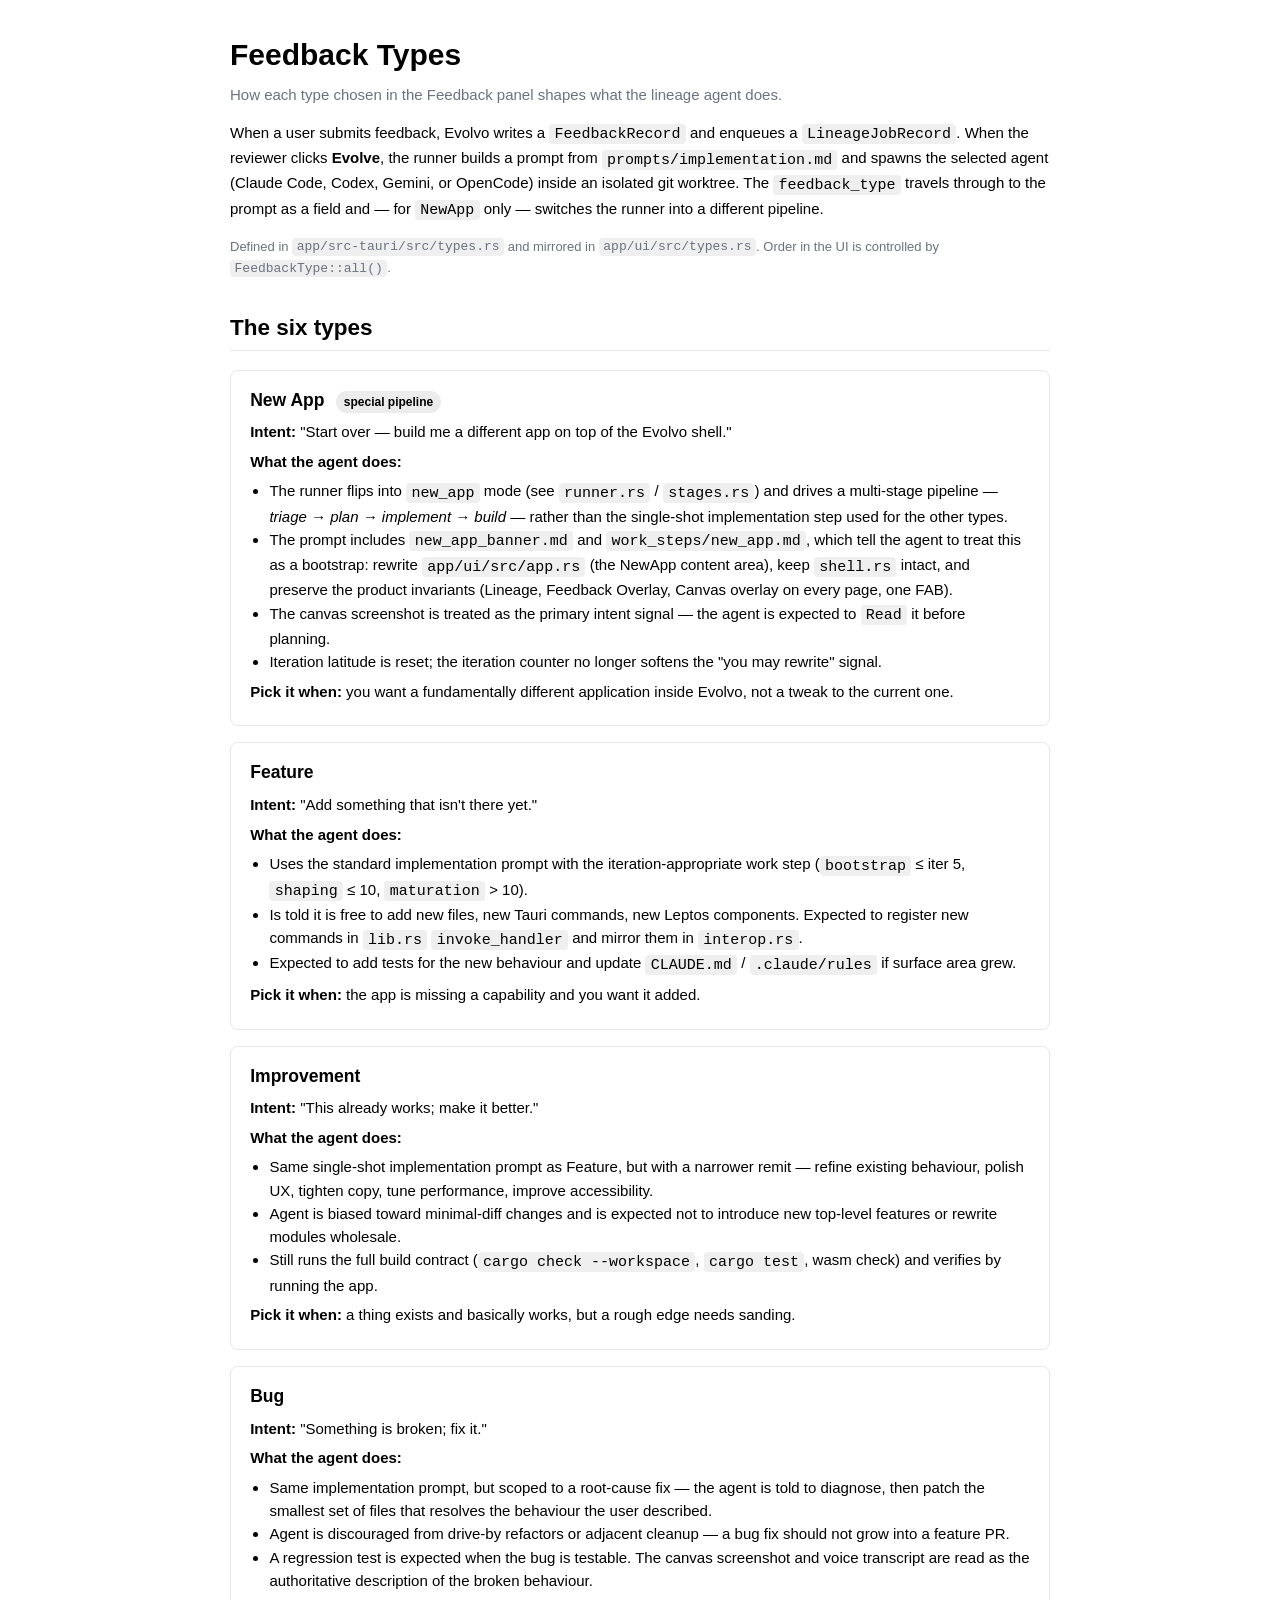
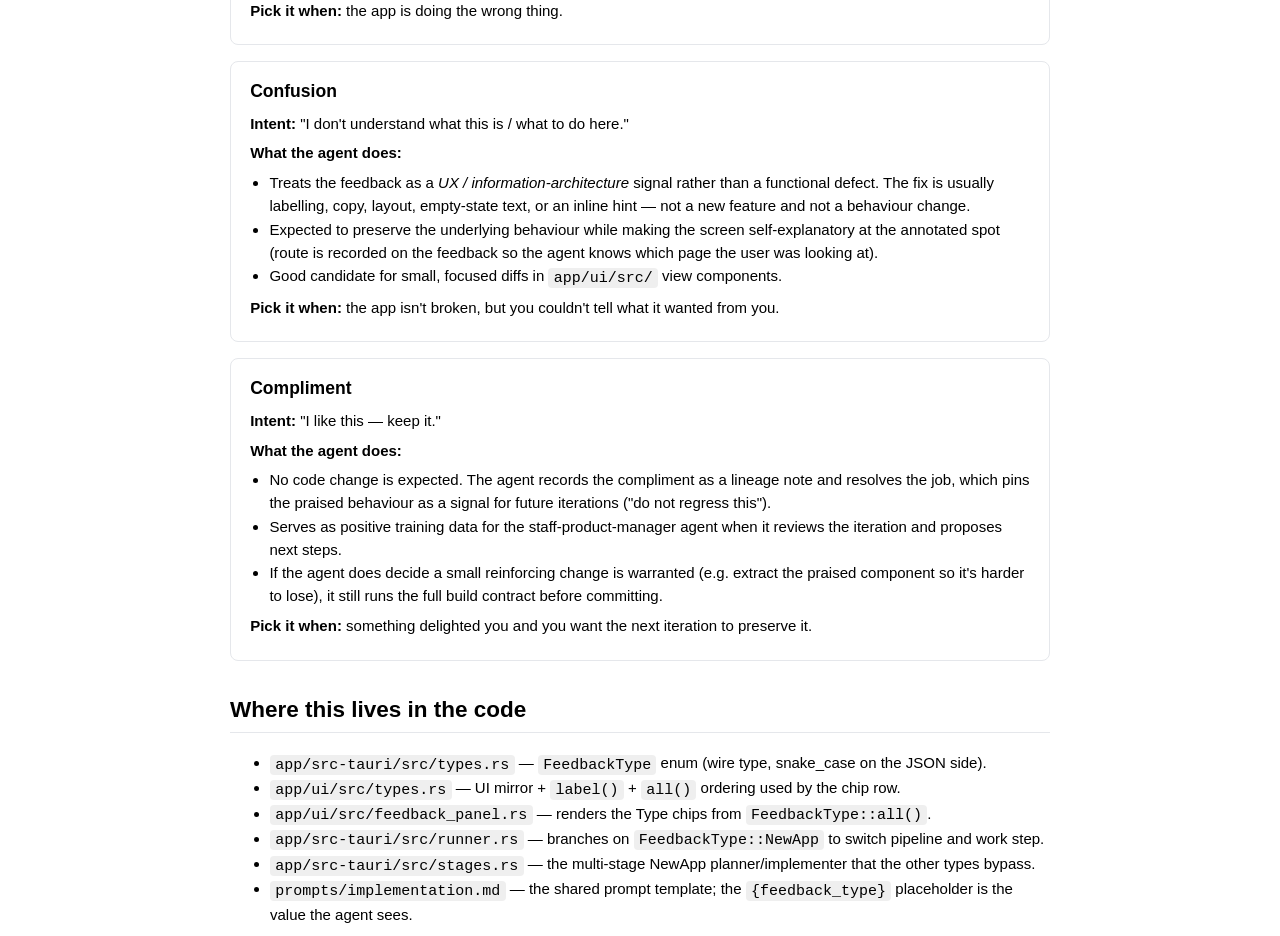
<file: docs/feedback-types.html>
<!doctype html>
<html lang="en">
<head>
<meta charset="utf-8">
<title>Evolvo — Feedback Types and how the agent uses them</title>
<style>
  :root { color-scheme: light dark; }
  body { font: 15px/1.55 -apple-system, BlinkMacSystemFont, "Segoe UI", sans-serif;
         max-width: 820px; margin: 2rem auto; padding: 0 1.25rem; }
  h1 { margin-bottom: .25rem; }
  .sub { color: #6b7280; margin-top: 0; }
  h2 { margin-top: 2rem; border-bottom: 1px solid #e5e7eb; padding-bottom: .25rem; }
  code, pre { font-family: ui-monospace, SFMono-Regular, Menlo, monospace; }
  code { background: rgba(127,127,127,.12); padding: .1em .35em; border-radius: 4px; }
  pre { background: rgba(127,127,127,.08); padding: .75rem 1rem; border-radius: 6px; overflow-x: auto; }
  .types { display: grid; grid-template-columns: 1fr; gap: 1rem; }
  .card { border: 1px solid #e5e7eb; border-radius: 8px; padding: 1rem 1.2rem; }
  .card h3 { margin: 0 0 .35rem; }
  .card .chip { display: inline-block; font-size: 12px; padding: .1rem .5rem;
                border-radius: 999px; background: rgba(127,127,127,.15); margin-left: .4rem; }
  .card p { margin: .4rem 0; }
  .card ul { margin: .3rem 0 .3rem 1.2rem; padding: 0; }
  .meta { color: #6b7280; font-size: 13px; }
</style>
</head>
<body>

<h1>Feedback Types</h1>
<p class="sub">How each type chosen in the Feedback panel shapes what the lineage agent does.</p>

<p>When a user submits feedback, Evolvo writes a <code>FeedbackRecord</code> and enqueues a
<code>LineageJobRecord</code>. When the reviewer clicks <strong>Evolve</strong>, the runner
builds a prompt from <code>prompts/implementation.md</code> and spawns the selected agent
(Claude Code, Codex, Gemini, or OpenCode) inside an isolated git worktree. The
<code>feedback_type</code> travels through to the prompt as a field and — for
<code>NewApp</code> only — switches the runner into a different pipeline.</p>

<p class="meta">Defined in <code>app/src-tauri/src/types.rs</code> and mirrored in
<code>app/ui/src/types.rs</code>. Order in the UI is controlled by
<code>FeedbackType::all()</code>.</p>

<h2>The six types</h2>
<div class="types">

  <div class="card">
    <h3>New App <span class="chip">special pipeline</span></h3>
    <p><strong>Intent:</strong> "Start over — build me a different app on top of the Evolvo shell."</p>
    <p><strong>What the agent does:</strong></p>
    <ul>
      <li>The runner flips into <code>new_app</code> mode (see
          <code>runner.rs</code> / <code>stages.rs</code>) and drives a multi-stage
          pipeline — <em>triage → plan → implement → build</em> — rather than the
          single-shot implementation step used for the other types.</li>
      <li>The prompt includes <code>new_app_banner.md</code> and
          <code>work_steps/new_app.md</code>, which tell the agent to treat this as a
          bootstrap: rewrite <code>app/ui/src/app.rs</code> (the NewApp content area),
          keep <code>shell.rs</code> intact, and preserve the product invariants
          (Lineage, Feedback Overlay, Canvas overlay on every page, one FAB).</li>
      <li>The canvas screenshot is treated as the primary intent signal — the agent
          is expected to <code>Read</code> it before planning.</li>
      <li>Iteration latitude is reset; the iteration counter no longer softens the
          "you may rewrite" signal.</li>
    </ul>
    <p><strong>Pick it when:</strong> you want a fundamentally different application
    inside Evolvo, not a tweak to the current one.</p>
  </div>

  <div class="card">
    <h3>Feature</h3>
    <p><strong>Intent:</strong> "Add something that isn't there yet."</p>
    <p><strong>What the agent does:</strong></p>
    <ul>
      <li>Uses the standard implementation prompt with the iteration-appropriate
          work step (<code>bootstrap</code> ≤ iter 5, <code>shaping</code> ≤ 10,
          <code>maturation</code> &gt; 10).</li>
      <li>Is told it is free to add new files, new Tauri commands, new Leptos
          components. Expected to register new commands in <code>lib.rs</code>
          <code>invoke_handler</code> and mirror them in <code>interop.rs</code>.</li>
      <li>Expected to add tests for the new behaviour and update
          <code>CLAUDE.md</code> / <code>.claude/rules</code> if surface area
          grew.</li>
    </ul>
    <p><strong>Pick it when:</strong> the app is missing a capability and you want
    it added.</p>
  </div>

  <div class="card">
    <h3>Improvement</h3>
    <p><strong>Intent:</strong> "This already works; make it better."</p>
    <p><strong>What the agent does:</strong></p>
    <ul>
      <li>Same single-shot implementation prompt as Feature, but with a narrower
          remit — refine existing behaviour, polish UX, tighten copy, tune
          performance, improve accessibility.</li>
      <li>Agent is biased toward minimal-diff changes and is expected not to
          introduce new top-level features or rewrite modules wholesale.</li>
      <li>Still runs the full build contract
          (<code>cargo check --workspace</code>, <code>cargo test</code>,
          wasm check) and verifies by running the app.</li>
    </ul>
    <p><strong>Pick it when:</strong> a thing exists and basically works, but a
    rough edge needs sanding.</p>
  </div>

  <div class="card">
    <h3>Bug</h3>
    <p><strong>Intent:</strong> "Something is broken; fix it."</p>
    <p><strong>What the agent does:</strong></p>
    <ul>
      <li>Same implementation prompt, but scoped to a root-cause fix — the agent
          is told to diagnose, then patch the smallest set of files that resolves
          the behaviour the user described.</li>
      <li>Agent is discouraged from drive-by refactors or adjacent cleanup — a
          bug fix should not grow into a feature PR.</li>
      <li>A regression test is expected when the bug is testable. The canvas
          screenshot and voice transcript are read as the authoritative
          description of the broken behaviour.</li>
    </ul>
    <p><strong>Pick it when:</strong> the app is doing the wrong thing.</p>
  </div>

  <div class="card">
    <h3>Confusion</h3>
    <p><strong>Intent:</strong> "I don't understand what this is / what to do here."</p>
    <p><strong>What the agent does:</strong></p>
    <ul>
      <li>Treats the feedback as a <em>UX / information-architecture</em> signal
          rather than a functional defect. The fix is usually labelling, copy,
          layout, empty-state text, or an inline hint — not a new feature and not
          a behaviour change.</li>
      <li>Expected to preserve the underlying behaviour while making the screen
          self-explanatory at the annotated spot (route is recorded on the
          feedback so the agent knows which page the user was looking at).</li>
      <li>Good candidate for small, focused diffs in
          <code>app/ui/src/</code> view components.</li>
    </ul>
    <p><strong>Pick it when:</strong> the app isn't broken, but you couldn't tell
    what it wanted from you.</p>
  </div>

  <div class="card">
    <h3>Compliment</h3>
    <p><strong>Intent:</strong> "I like this — keep it."</p>
    <p><strong>What the agent does:</strong></p>
    <ul>
      <li>No code change is expected. The agent records the compliment as a
          lineage note and resolves the job, which pins the praised behaviour as
          a signal for future iterations ("do not regress this").</li>
      <li>Serves as positive training data for the staff-product-manager agent
          when it reviews the iteration and proposes next steps.</li>
      <li>If the agent does decide a small reinforcing change is warranted (e.g.
          extract the praised component so it's harder to lose), it still runs
          the full build contract before committing.</li>
    </ul>
    <p><strong>Pick it when:</strong> something delighted you and you want the
    next iteration to preserve it.</p>
  </div>

</div>

<h2>Where this lives in the code</h2>
<ul>
  <li><code>app/src-tauri/src/types.rs</code> — <code>FeedbackType</code> enum
      (wire type, snake_case on the JSON side).</li>
  <li><code>app/ui/src/types.rs</code> — UI mirror + <code>label()</code> +
      <code>all()</code> ordering used by the chip row.</li>
  <li><code>app/ui/src/feedback_panel.rs</code> — renders the Type chips from
      <code>FeedbackType::all()</code>.</li>
  <li><code>app/src-tauri/src/runner.rs</code> — branches on
      <code>FeedbackType::NewApp</code> to switch pipeline and work step.</li>
  <li><code>app/src-tauri/src/stages.rs</code> — the multi-stage NewApp
      planner/implementer that the other types bypass.</li>
  <li><code>prompts/implementation.md</code> — the shared prompt template; the
      <code>{feedback_type}</code> placeholder is the value the agent sees.</li>
</ul>

</body>
</html>
</file>
